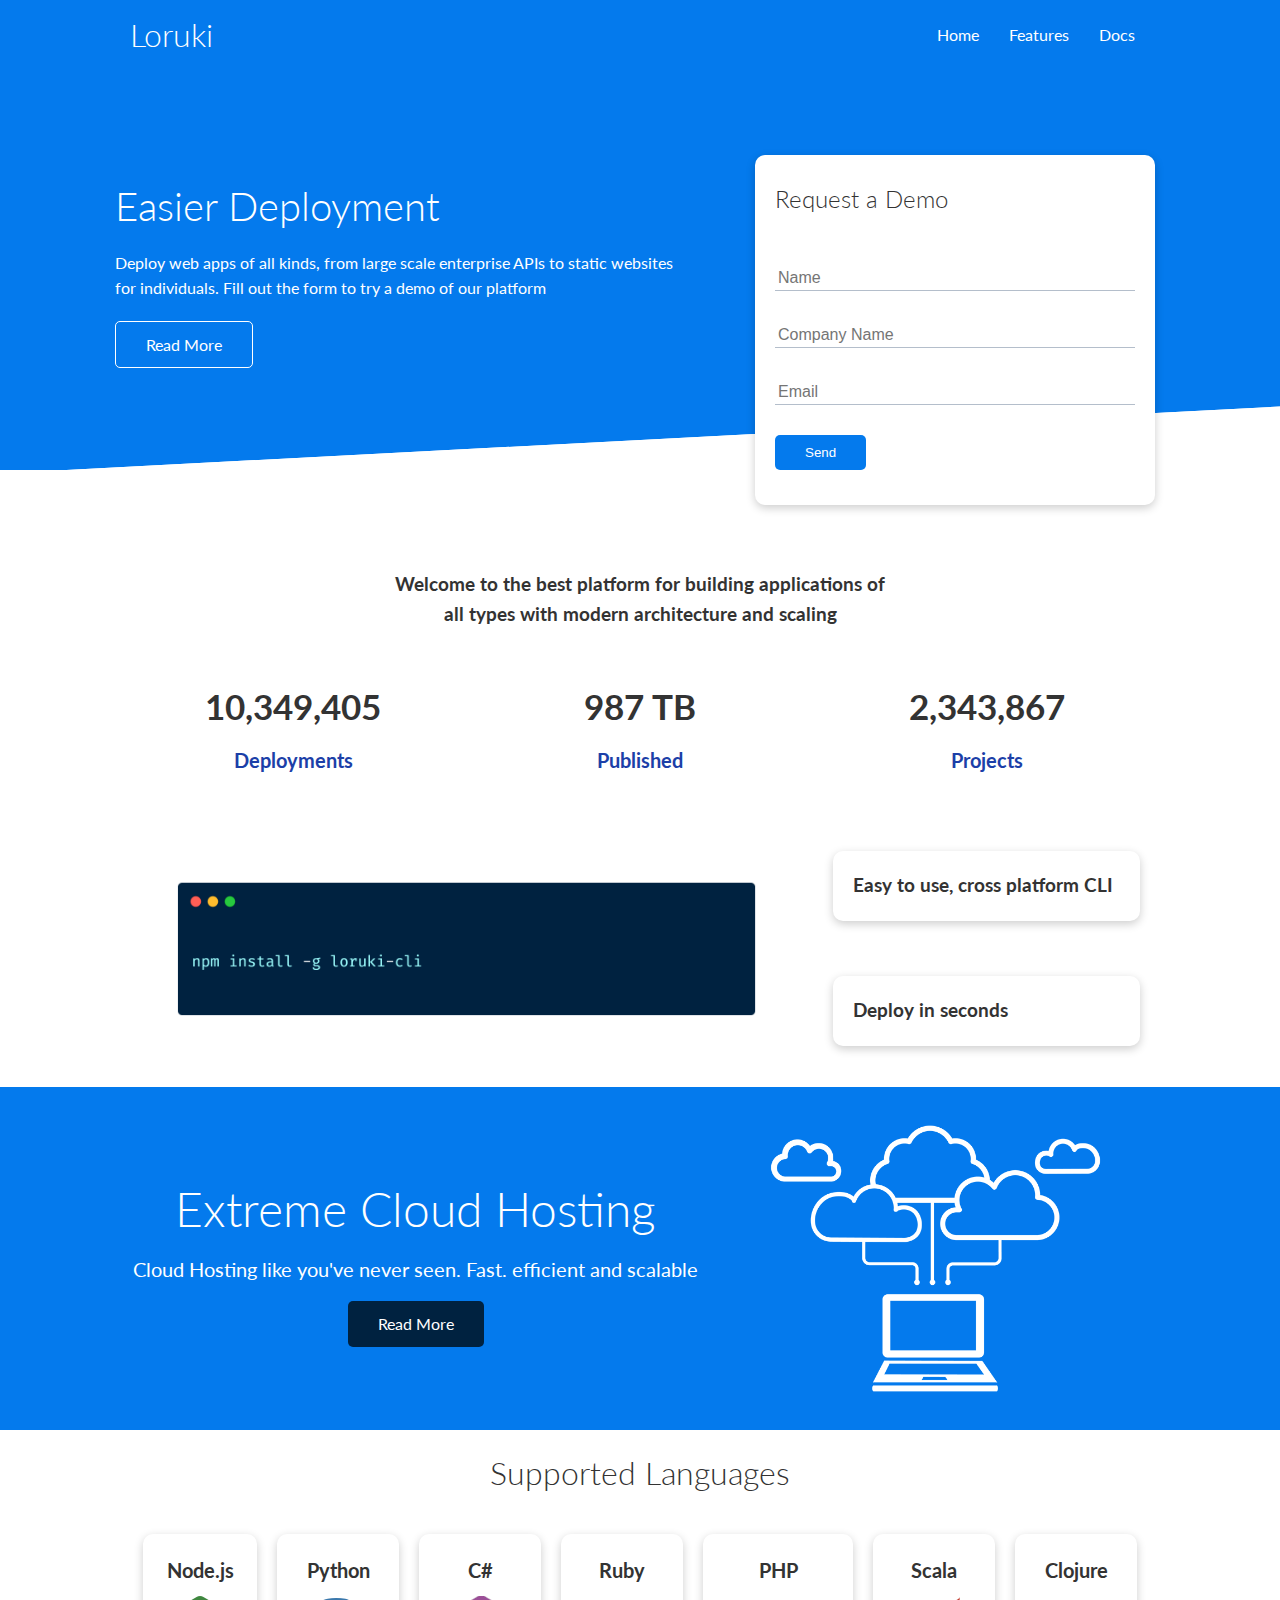
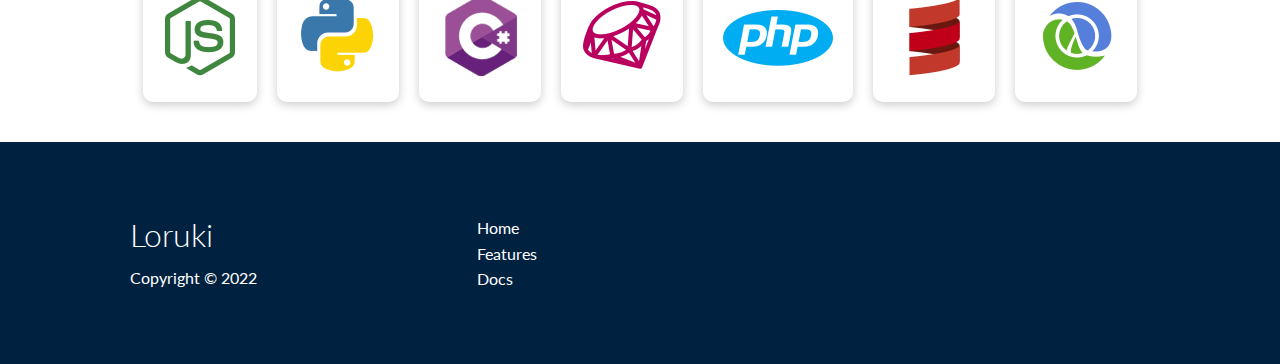
<file: index.html>
<!DOCTYPE html>
<html lang="en">
  <head>
    <meta charset="UTF-8" />
    <meta name="viewport" content="width=device-width, initial-scale=1.0" />
    <meta http-equiv="X-UA-Compatible" content="ie=edge" />
    <link rel="stylesheet" href="css/style.css" />
    <link rel="stylesheet" href="css/utilities.css" />
    <link
      rel="stylesheet"
      href="https://cdnjs.cloudflare.com/ajax/libs/font-awesome/5.15.1/css/all.min.css"
      integrity="sha512-+4zCK9k+qNFUR5X+cKL9EIR+ZOhtIloNl9GIKS57V1MyNsYpYcUrUeQc9vNfzsWfV28IaLL3i96P9sdNyeRssA=="
      crossorigin="anonymous"
    />
    <title>Loruki | Cloud Hosting For Everyone</title>
  </head>
  <body>
    <!--Navbar-->
    <div class="navbar">
      <div class="container flex">
        <h1 class="logo">Loruki</h1>
        <nav>
          <ul>
            <li><a href="index.html">Home</a></li>
            <li><a href="features.html">Features</a></li>
            <li><a href="docs.html">Docs</a></li>
          </ul>
        </nav>
      </div>
    </div>

    <!--Showcase-->
    <section class="showcase">
      <div class="container grid">
        <div class="showcase-text">
          <h1>Easier Deployment</h1>
          <p>
            Deploy web apps of all kinds, from large scale enterprise APIs to
            static websites for individuals. Fill out the form to try a demo of
            our platform
          </p>
          <a href="features.html" class="btn btn-outline">Read More</a>
        </div>
        <div class="showcase-form card">
          <h2>Request a Demo</h2>
          <form name="contact" method="POST" netlify-honeypot="bot-field" data-netlify="true">
              <input type="hidden" name="form-name" value="contact">
            <p class="hidden">
              <label for="">
              Don't fill this out if you're human: <input name="bot-field" /></label>
            </p>
            <div class="form-control">
              <input type="text" name="name" placeholder="Name" required />
            </div>
            <div class="form-control">
              <input
                type="text"
                name="company"
                placeholder="Company Name"
                required
              />
            </div>
            <div class="form-control">
              <input type="email" name="email" placeholder="Email" required />
            </div>
            <input type="submit" value="Send" class="btn btn-primary" />
          </form>
        </div>
      </div>
    </section>

    <!--Stats-->
    <section class="stats">
      <div class="container">
        <h3 class="stats-heading text-center my-1 flex-mine">
          Welcome to the best platform for building applications of all types
          with modern architecture and scaling
        </h3>
        <div class="grid grid-3 text-center my-4">
          <div>
            <i class="fas fa-server fa-3x"></i>
            <h3>10,349,405</h3>
            <p class="text-secondary">Deployments</p>
          </div>
          <div>
            <i class="fas fa-upload fa-3x"></i>
            <h3>987 TB</h3>
            <p class="text-secondary">Published</p>
          </div>
          <div>
            <i class="fas fa-project-diagram fa-3x"></i>
            <h3>2,343,867</h3>
            <p class="text-secondary">Projects</p>
          </div>
        </div>
      </div>
    </section>


    <!--CLI-->
    <section class="cli">
        <div class="container grid">
            <img src="images/cli.png" alt="">
            <div class="card">
                <h3>Easy to use, cross platform CLI</h3>
            </div>
            <div class="card">
                <h3>Deploy in seconds</h3>
            </div>
        </div>
    </section>


    <!--Cloud-->
    <section class="cloud bg-primary my-2 py-2">
        <div class="container grid">
            <div class="text-center">
                <h2 class="lg">Extreme Cloud Hosting</h2>
                <p class="lead my-1">
                    Cloud Hosting like you've never seen.
                    Fast. efficient and scalable
                </p>
                <a href="features.html" class="btn btn-dark">
                    Read More
                </a>
            </div>
            <img src="images/cloud.png" alt="">
        </div>
    </section>

    <!--Languages-->
    <section class="languages">
        <h2 class="md text-center my-2">
            Supported Languages
        </h2>
        <div class="container flex">
            <div class="card">
                <h4>Node.js</h4>
                <img src="images/logos/node.png" alt="">
            </div>
            <div class="card">
                <h4>Python</h4>
                <img src="images/logos/python.png" alt="">
            </div>
            <div class="card">
                <h4>C#</h4>
                <img src="images/logos/csharp.png" alt="">
            </div>
            <div class="card">
                <h4>Ruby</h4>
                <img src="images/logos/ruby.png" alt="">
            </div>
            <div class="card">
                <h4>PHP</h4>
                <img src="images/logos/php.png" alt="">
            </div>
            <div class="card">
                <h4>Scala</h4>
                <img src="images/logos/scala.png" alt="">
            </div>
            <div class="card">
                <h4>Clojure</h4>
                <img src="images/logos/clojure.png" alt="">
            </div>
        </div>
    </section>

    <!--Footer-->
    <footer class="footer bg-dark py-5">
        <div class="container grid grid-3">
            <div>
                <h1>Loruki</h1>
                <p>Copyright &copy; 2022</p>
            </div>
            <nav>
                <ul>
                    <li><a href="index.html">Home</a></li>
                    <li><a href="features.html">Features</a></li>
                    <li><a href="docs.html">Docs</a></li>
                </ul>
            </nav>
            <div class="social">
                <a href="#"><i class="fab fa-github fa-2x"></i></a>
                <a href="#"><i class="fab fa-facebook fa-2x"></i></a>
                <a href="#"><i class="fab fa-instagram fa-2x"></i></a>
                <a href="#"><i class="fab fa-twitter fa-2x"></i></a>

            </div>
        </div>
    </footer>
  </body>
</html>
</file>
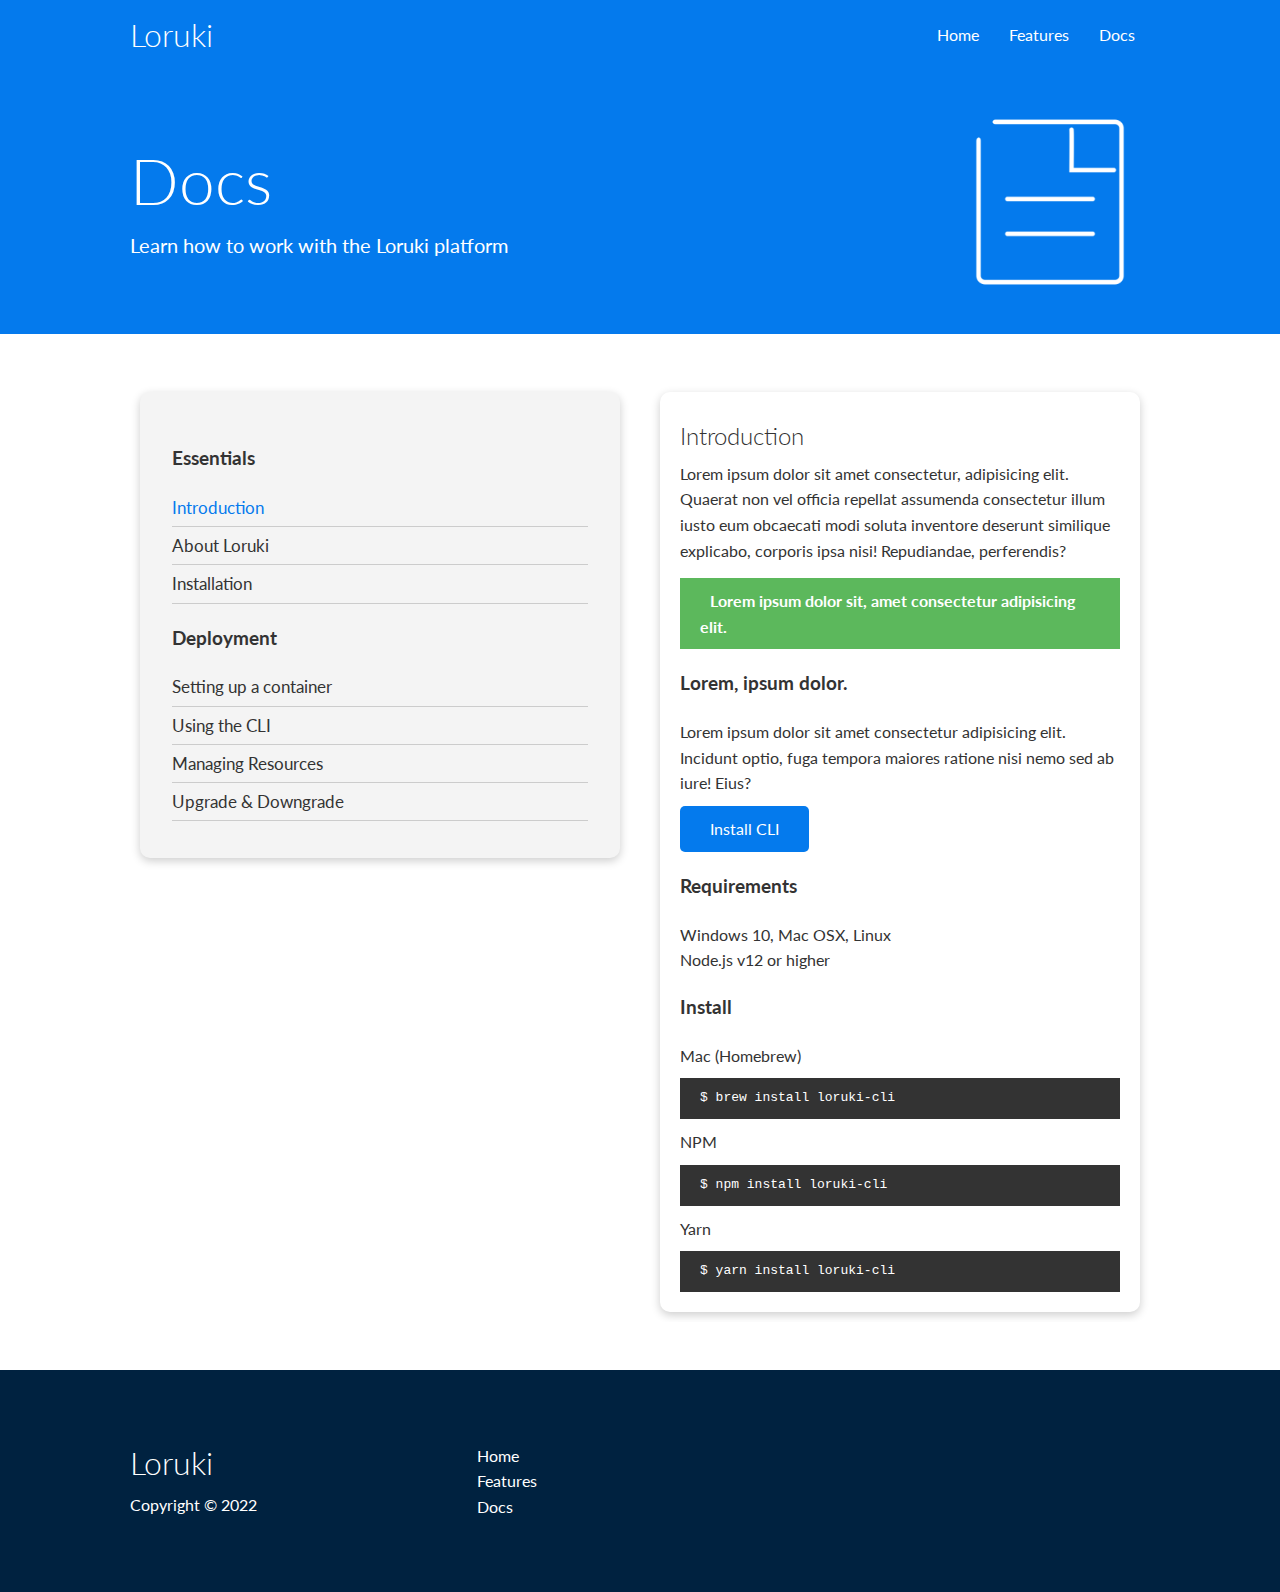
<file: docs.html>
<!DOCTYPE html>
<html lang="en">
  <head>
    <meta charset="UTF-8" />
    <meta name="viewport" content="width=device-width, initial-scale=1.0" />
    <meta http-equiv="X-UA-Compatible" content="ie=edge" />
    <link rel="stylesheet" href="css/style.css" />
    <link rel="stylesheet" href="css/utilities.css" />
    <link
      rel="stylesheet"
      href="https://cdnjs.cloudflare.com/ajax/libs/font-awesome/5.15.1/css/all.min.css"
      integrity="sha512-+4zCK9k+qNFUR5X+cKL9EIR+ZOhtIloNl9GIKS57V1MyNsYpYcUrUeQc9vNfzsWfV28IaLL3i96P9sdNyeRssA=="
      crossorigin="anonymous"
    />
    <title>Loruki | Cloud Hosting For Everyone</title>
  </head>
  <body>
    <!--Navbar-->
    <div class="navbar">
      <div class="container flex">
        <h1 class="logo">Loruki</h1>
        <nav>
          <ul>
            <li><a href="index.html">Home</a></li>
            <li><a href="features.html">Features</a></li>
            <li><a href="docs.html">Docs</a></li>
          </ul>
        </nav>
      </div>
    </div>
    <!--Head-->
    <section class="docs-head bg-primary py-3">
      <div class="container grid">
        <div>
          <h1 class="xl">Docs</h1>
          <p class="lead">
            Learn how to work with the Loruki platform
          </p>
        </div>
        <img src="images/docs.png" alt="" />
      </div>
    </section>

    <!-- Docs Main -->
    <section class="docs-main my-4">
      <div class="container grid">
        <div class="card bg-light p-3">
          <h3 class="my-2">Essentials</h3>
          <nav>
            <ul>
              <li><a class="text-primary" href="#">Introduction</a></li>
              <li><a href="#">About Loruki</a></li>
              <li><a href="#">Installation</a></li>
            </ul>
          </nav>

          <h3 class="my-2">Deployment</h3>
          <nav>
            <ul>
              <li><a href="#">Setting up a container</a></li>
              <li><a href="#">Using the CLI</a></li>
              <li><a href="#">Managing Resources</a></li>
              <li><a href="#">Upgrade & Downgrade</a></li>
            </ul>
          </nav>
        </div>
        <div class="card">
          <h2>Introduction</h2>
          <p>
            Lorem ipsum dolor sit amet consectetur, adipisicing elit. Quaerat
            non vel officia repellat assumenda consectetur illum iusto eum
            obcaecati modi soluta inventore deserunt similique explicabo,
            corporis ipsa nisi! Repudiandae, perferendis?
          </p>


          <div class="alert alert-success">
            <i class="fas fa-info"></i>
            Lorem ipsum dolor sit, amet consectetur adipisicing elit.
          </div>


          <h3>Lorem, ipsum dolor.</h3>
          <p>
            Lorem ipsum dolor sit amet consectetur adipisicing elit. Incidunt
            optio, fuga tempora maiores ratione nisi nemo sed ab iure! Eius?
          </p>
          <a href="#" class="btn btn-primary">Install CLI</a>

          <h3>Requirements</h3>
          <ul>
              <li>Windows 10, Mac OSX, Linux</li>
              <li>Node.js v12 or higher</li>
          </ul>

          <h3>Install</h3>
          <p>Mac (Homebrew)</p>
          <pre><code>$ brew install loruki-cli</code></pre>
          <p>NPM</p>
          <pre><code>$ npm install loruki-cli</code></pre>
          <p>Yarn</p>
          <pre><code>$ yarn install loruki-cli</code></pre>

        </div>
      </div>
    </section>

    <!--Footer-->
    <footer class="footer bg-dark py-5">
      <div class="container grid grid-3">
        <div>
          <h1>Loruki</h1>
          <p>Copyright &copy; 2022</p>
        </div>
        <nav>
          <ul>
            <li><a href="index.html">Home</a></li>
            <li><a href="features.html">Features</a></li>
            <li><a href="docs.html">Docs</a></li>
          </ul>
        </nav>
        <div class="social">
          <a href="#"><i class="fab fa-github fa-2x"></i></a>
          <a href="#"><i class="fab fa-facebook fa-2x"></i></a>
          <a href="#"><i class="fab fa-instagram fa-2x"></i></a>
          <a href="#"><i class="fab fa-twitter fa-2x"></i></a>
        </div>
      </div>
    </footer>
  </body>
</html>
</file>
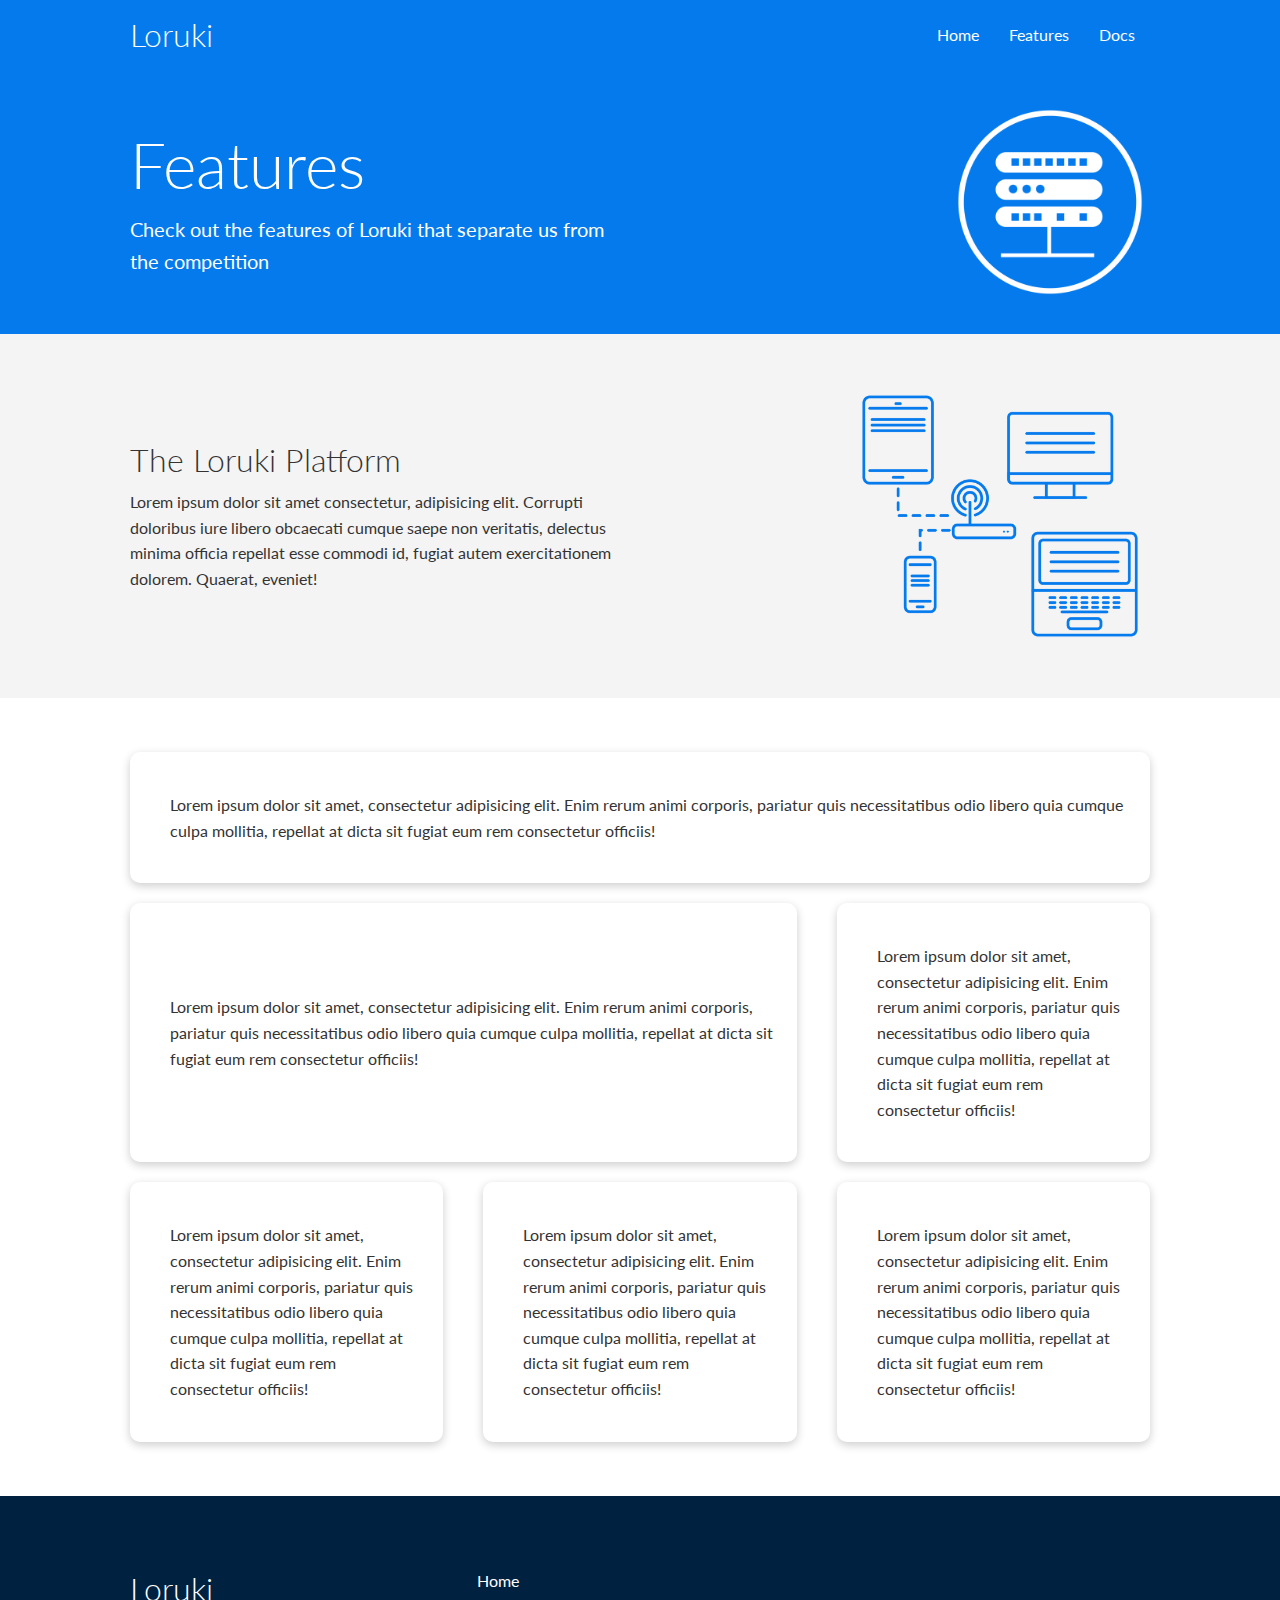
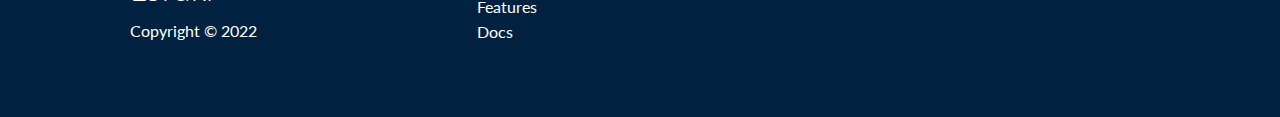
<file: features.html>
<!DOCTYPE html>
<html lang="en">
  <head>
    <meta charset="UTF-8" />
    <meta name="viewport" content="width=device-width, initial-scale=1.0" />
    <meta http-equiv="X-UA-Compatible" content="ie=edge" />
    <link rel="stylesheet" href="css/style.css" />
    <link rel="stylesheet" href="css/utilities.css" />
    <link
      rel="stylesheet"
      href="https://cdnjs.cloudflare.com/ajax/libs/font-awesome/5.15.1/css/all.min.css"
      integrity="sha512-+4zCK9k+qNFUR5X+cKL9EIR+ZOhtIloNl9GIKS57V1MyNsYpYcUrUeQc9vNfzsWfV28IaLL3i96P9sdNyeRssA=="
      crossorigin="anonymous"
    />
    <title>Loruki | Cloud Hosting For Everyone</title>
  </head>
  <body>
    <!--Navbar-->
    <div class="navbar">
      <div class="container flex">
        <h1 class="logo">Loruki</h1>
        <nav>
          <ul>
            <li><a href="index.html">Home</a></li>
            <li><a href="features.html">Features</a></li>
            <li><a href="docs.html">Docs</a></li>
          </ul>
        </nav>
      </div>
    </div>
    <!--Head-->
    <section class="features-head bg-primary py-3">
      <div class="container grid">
        <div>
          <h1 class="xl">Features</h1>
          <p class="lead">
            Check out the features of Loruki that separate us from the
            competition
          </p>
        </div>
        <img src="images/server.png" alt="" />
      </div>
    </section>

    <!--Sub Head-->
    <section class="features-sub-head bg-light py-3">
      <div class="container grid">
        <div>
          <h1 class="md">The Loruki Platform</h1>
          <p>
            Lorem ipsum dolor sit amet consectetur, adipisicing elit. Corrupti
            doloribus iure libero obcaecati cumque saepe non veritatis, delectus
            minima officia repellat esse commodi id, fugiat autem exercitationem
            dolorem. Quaerat, eveniet!
          </p>
        </div>
        <img src="images/server2.png" alt="" />
      </div>
    </section>

    <section class="features-main my-2">
      <div class="container grid grid-3">
        <div class="card flex">
          <i class="fas fa-server fa-3x"></i>
          <p>
            Lorem ipsum dolor sit amet, consectetur adipisicing elit. Enim rerum
            animi corporis, pariatur quis necessitatibus odio libero quia cumque
            culpa mollitia, repellat at dicta sit fugiat eum rem consectetur
            officiis!
          </p>
        </div>
        <div class="card flex">
          <i class="fas fa-network-wired fa-3x"></i>
          <p>
            Lorem ipsum dolor sit amet, consectetur adipisicing elit. Enim rerum
            animi corporis, pariatur quis necessitatibus odio libero quia cumque
            culpa mollitia, repellat at dicta sit fugiat eum rem consectetur
            officiis!
          </p>
        </div>
        <div class="card flex">
          <i class="fas fa-laptop-code fa-3x"></i>
          <p>
            Lorem ipsum dolor sit amet, consectetur adipisicing elit. Enim rerum
            animi corporis, pariatur quis necessitatibus odio libero quia cumque
            culpa mollitia, repellat at dicta sit fugiat eum rem consectetur
            officiis!
          </p>
        </div>
        <div class="card flex">
          <i class="fas fa-database fa-3x"></i>
          <p>
            Lorem ipsum dolor sit amet, consectetur adipisicing elit. Enim rerum
            animi corporis, pariatur quis necessitatibus odio libero quia cumque
            culpa mollitia, repellat at dicta sit fugiat eum rem consectetur
            officiis!
          </p>
        </div>
        <div class="card flex">
          <i class="fas fa-power-off fa-3x"></i>
          <p>
            Lorem ipsum dolor sit amet, consectetur adipisicing elit. Enim rerum
            animi corporis, pariatur quis necessitatibus odio libero quia cumque
            culpa mollitia, repellat at dicta sit fugiat eum rem consectetur
            officiis!
          </p>
        </div>
        <div class="card flex">
          <i class="fas fa-upload fa-3x"></i>
          <p>
            Lorem ipsum dolor sit amet, consectetur adipisicing elit. Enim rerum
            animi corporis, pariatur quis necessitatibus odio libero quia cumque
            culpa mollitia, repellat at dicta sit fugiat eum rem consectetur
            officiis!
          </p>
        </div>
      </div>
    </section>

    <!--Footer-->
    <footer class="footer bg-dark py-5">
      <div class="container grid grid-3">
        <div>
          <h1>Loruki</h1>
          <p>Copyright &copy; 2022</p>
        </div>
        <nav>
          <ul>
            <li><a href="index.html">Home</a></li>
            <li><a href="features.html">Features</a></li>
            <li><a href="docs.html">Docs</a></li>
          </ul>
        </nav>
        <div class="social">
          <a href="#"><i class="fab fa-github fa-2x"></i></a>
          <a href="#"><i class="fab fa-facebook fa-2x"></i></a>
          <a href="#"><i class="fab fa-instagram fa-2x"></i></a>
          <a href="#"><i class="fab fa-twitter fa-2x"></i></a>
        </div>
      </div>
    </footer>
  </body>
</html>
</file>
<file: css/style.css>
@import url('https://fonts.googleapis.com/css2?family=Lato:wght@300&display=swap');

:root {
    --primary-color: #047aed;
    --secondary-color: #1c3fa8;
    --dark-color: #002240;
    --light-color: #f4f4f4;
    --success-color: #5cb85c;
    --error-color: #d9534f;

}

* {
  box-sizing: border-box;
  padding: 0;
  margin: 0;
}

body {
  font-family: 'Lato', sans-serif;
  color: #333;
  line-height: 1.6;
}

ul {
    list-style-type: none;
    /* display: flex; */
}

a {
    text-decoration: none;
    color: #333;
}

h1, h2 {
    font-weight: 300;
    line-height: 1.2;
    margin: 10px 0;
}

p {
    margin: 10px 0;
}

img {
   width:  100%;
}
code, pre {
    background: #333;
    color: #fff;
    padding: 10px;
}

.hidden {
    visibility: hidden;
    height: 0;;
}

/* Navbar */
.navbar {
    background: var(--primary-color);
    color: #fff;
    height: 70px;
}

.navbar ul {
    display: flex;
}

.navbar a {
    color: #fff;
    padding: 10px;
    margin: 0 5px;
}

.navbar a:hover {
    border-bottom: 2px solid #fff;
}

.navbar .flex {
    justify-content: space-between;
}

/*Showcase */
.showcase {
    height: 400px;
    background: var(--primary-color);
    color: #fff;
    position: relative;
}

.showcase h1 {
    font-size: 40px;
}

.showcase p {
    margin: 20px 0;
}

.showcase .grid {
    overflow: visible;
    grid-template-columns: 55% 45%;
    gap: 30px;
}

.showcase-text {
    animation: slideInFromLeft 1s ease-in;
}

.showcase-form {
    animation: slideInFromRight 1s ease-in;
    position: relative;
    top: 60px;
    height: 350px;
    width: 400px;
    padding: 40px;
    z-index: 100;
    justify-self: flex-end;
}

.showcase-form .form-control {
    margin: 30px 0;
}

.showcase-form input[type='text'], 
.showcase-form input[type='email'] {
    border: 0;
    border-bottom: 1px solid #b4becb;
    width: 100%;
    padding: 3px;
    font-size: 16px;
}

.showcase-form input:focus {
    outline: none;
}

.showcase::before, 
.showcase::after {
    content: '';
    position: absolute;
    height: 100px;
    bottom: -70px;
    right: 0;
    left: 0;
    background: white;
    transform: skewY(-3deg);
    -webkit-transform: skewY(-3deg);
    -moz-transform: skewY(-3deg);
    -ms-transform: skewY(-3deg);
}

/*Stats */
.stats {
    padding-top: 100px; 
    animation: slideInFromBottom 1s ease-in;
}
.stats .stats-heading {
    max-width: 500px;
    margin: auto;
}
.stats .grid h3 {
    font-size: 35px;
}

.stats .grid p {
    font-size: 20px;
    font-weight: bold;
}

/* CLI */
.cli .grid {
    grid-template-columns: repeat(3, 1fr);
    grid-template-rows: repeat(2, 1fr);
}

.cli .grid > *:first-child {
    grid-column: 1 / 3;
    grid-row: 1 / span 2;
}

/* Cloud */
.cloud .grid {
    grid-template-columns: 4fr 3fr;
}

/*Languages */
.languages .flex {
    flex-wrap: wrap;
}
.languages .card{
    text-align: center;
    margin: 18px 10px 40px;
    transition: transform 0.2s ease-in;
}

.languages .card h4 {
    font-size: 20px;
    margin-bottom: 10px;
}

.languages .card:hover{
    transform: translateY(-15px);
}
/* Features */
.features-head img, .docs-head img {
    width: 200px;
    justify-self: flex-end;
}

.features-sub-head img {
    width: 300px;
    justify-self: flex-end;
}

.features-main .card > i{
    margin-right: 20px;
}

.features-main .grid {
    padding: 30px;
}

.features-main .grid > *:first-child {
    grid-column: 1 / span 3;
}

.features-main .grid > *:nth-child(2) {
    grid-column: 1 / span 2;
}

/* Docs */
.docs-main h3 {
    margin: 20px 0;
}

.docs-main .grid {
    grid-template-areas: 1fr 2fr;
    align-items: flex-start;
}

.docs-main nav li {
    font-size: 17px;
    padding-bottom: 5px;
    margin-bottom: 5px;
    border-bottom: 1px #ccc solid;
}

.docs-main a:hover {
    font-weight: bold;
}

/*Footer */
.footer .social a {
    margin: 0 10px;
}
/* Animations */
@keyframes slideInFromLeft {
    0% {
        transform: translateX(-100%);
    }
    100% {
        transform: translateX(0);
    }
}

@keyframes slideInFromRight {
    0% {
        transform: translateX(100%);
    }
    100% {
        transform: translateX(0);
    }
}

@keyframes slideInFromTop {
    0% {
        transform: translateY(-100%);
    }
    100% {
        transform: translateX(0);
    }
}
@keyframes slideInFromBottom {
    0% {
        transform: translateY(100%);
    }
    100% {
        transform: translateX(0);
    }
}

/*Tablets and under */
@media(max-width:768px) {
    .grid, 
    .showcase .grid,
    .stats .grid,
    .cli .grid,
    .cloud .grid,
    .features-main .grid,
    .docs-main .grid {
        grid-template-columns: 1fr;
        grid-template-rows: 1fr;
    }

    .showcase {
        height: auto;
    }

    .showcase .text {
        text-align: center;
        margin-top: 40px;
    }

    .showcase-text {
        animation: slideInFromTop 1s ease-in;
    }
    .showcase-form {
        animation: slideInFromBottom 1s ease-in;
        justify-self: center;
        margin: auto;
    }
    .cli .grid > *:first-child {
        grid-column: 1;
        grid-row: 1;
    }

    .features-head,
    .features-sub-head,
    .docs-head {
        text-align: center;
    }

    .features-head img,
    .features-sub-head img,
    .docs-head img{
        justify-self: center;
    }
    .features-main .grid > *:first-child,
    .features-main .grid > *:nth-child(2) {
        grid-column: 1;
    }
    .features-head .grid {
        grid-template-columns: 1fr;
    }
    .features-sub-head .grid {
        grid-template-columns: 1fr;
    }
}


/*Mobile */
@media(max-width: 500px) {
    .navbar {
        height: 110px;;
    }

    .navbar .flex {
        flex-direction: column;
    }

    .navbar ul {
        padding: 10px;
        background: rgba(0, 0, 0, 0.1);
    }
}
</file>
<file: css/utilities.css>
/* Utilities */
.container {
    max-width: 1100px;
    margin: 0 auto;
    overflow: auto;
    padding: 0 40px;
}

.card {
    background: #fff;
    color: #333;
    border-radius: 10px;
    box-shadow: 0 3px 10px rgba(0, 0, 0, 0.2);
    padding: 20px;
    margin: 10px; 
}

.btn {
    display: inline-block;
    padding: 10px 30px;
    cursor: pointer;
    background: var(--primary-color);
    color: #fff;
    border: none;
    border-radius: 5px;
}

.btn-outline {
    background: transparent;
    border: 1px solid #fff;
}

.btn:hover {
    transform: scale(0.98);
}

/* Backgrounds & colored buttons */
.bg-primary, .btn-primary {
    background: var(--primary-color);
    color: #fff;
}


.bg-secondary, .btn-secondary {
    background: var(--secondary-color);
    color: #fff;
}

.bg-light, .btn-light {
    background: var(--light-color);
    color: #333;
}

.bg-dark, .btn-dark {
    background: var(--dark-color);
    color: #fff;
}

.bg-primary a, 
.btn-primary a, 
.bg-secondary a, 
.btn-secondary a,
.bg-dark a, 
.btn-dark a {
    color: #fff;
}

/* Text colors */
.text-primary {
    color: var(--primary-color);
}


.text-secondary {
    color: var(--secondary-color);
}

.text-light {
    color: var(--light-color);
}

.text-dark {
    color: var(--dark-color);
}



/*Text sizes */
.lead {
    font-size: 20px;

}

.sm {
    font-size: 1rem;
}

.md {
    font-size: 2rem;
}

.lg {
    font-size: 3rem;
}
.xl {
    font-size: 4rem;
}

.text-center {
    text-align: center;
}

/* Alert */
.alert {
    background: var(--light-color);
    padding: 10px 20px;
    font-weight: bold;
    margin: 15px 0;
}

.alert i {
    margin-right: 10px;
}

.alert-success {
    background: var(--success-color);
    color: #fff;
}

.alert-error {
    background: var(--error-color);
    color: #fff;
}

.flex {
    display: flex;
    justify-content: center;
    align-items: center;
    height: 100%;
}

.grid {
    display: grid;
    grid-template-columns: repeat(2, 1fr);
    gap: 20px;
    justify-content: center;
    align-items: center;
    height: 100%;
}

.grid-3 {
    grid-template-columns: repeat(3, 1fr);
}

/* Margin */
.my-1 {
    margin: 1rem 0;
}
.my-2 {
    margin: 1.5rem 0;
}
.my-3 {
    margin: 2rem 0;
}
.my-4 {
    margin: 3rem 0;
}
.my-5 {
    margin: 4rem 0;
}

.m-1 {
    margin: 1rem;
}
.m-2 {
    margin: 1.5rem;
}
.m-3 {
    margin: 2rem;
}
.m-4 {
    margin: 3rem;
}
.m-5 {
    margin: 4rem;
}

/*Padding */
.py-1 {
    padding: 1rem 0;
}
.py-2 {
    padding: 1.5rem 0;
}
.py-3 {
    padding: 2rem 0;
}
.py-4 {
    padding: 3rem 0;
}
.py-5 {
    padding: 4rem 0;
}

.p-1 {
    padding: 1rem;
}
.p-2 {
    padding: 1.5rem;
}
.p-3 {
    padding: 2rem;
}
.p-4 {
    padding: 3rem;
}
.p-5 {
    padding: 4rem;
}
</file>
